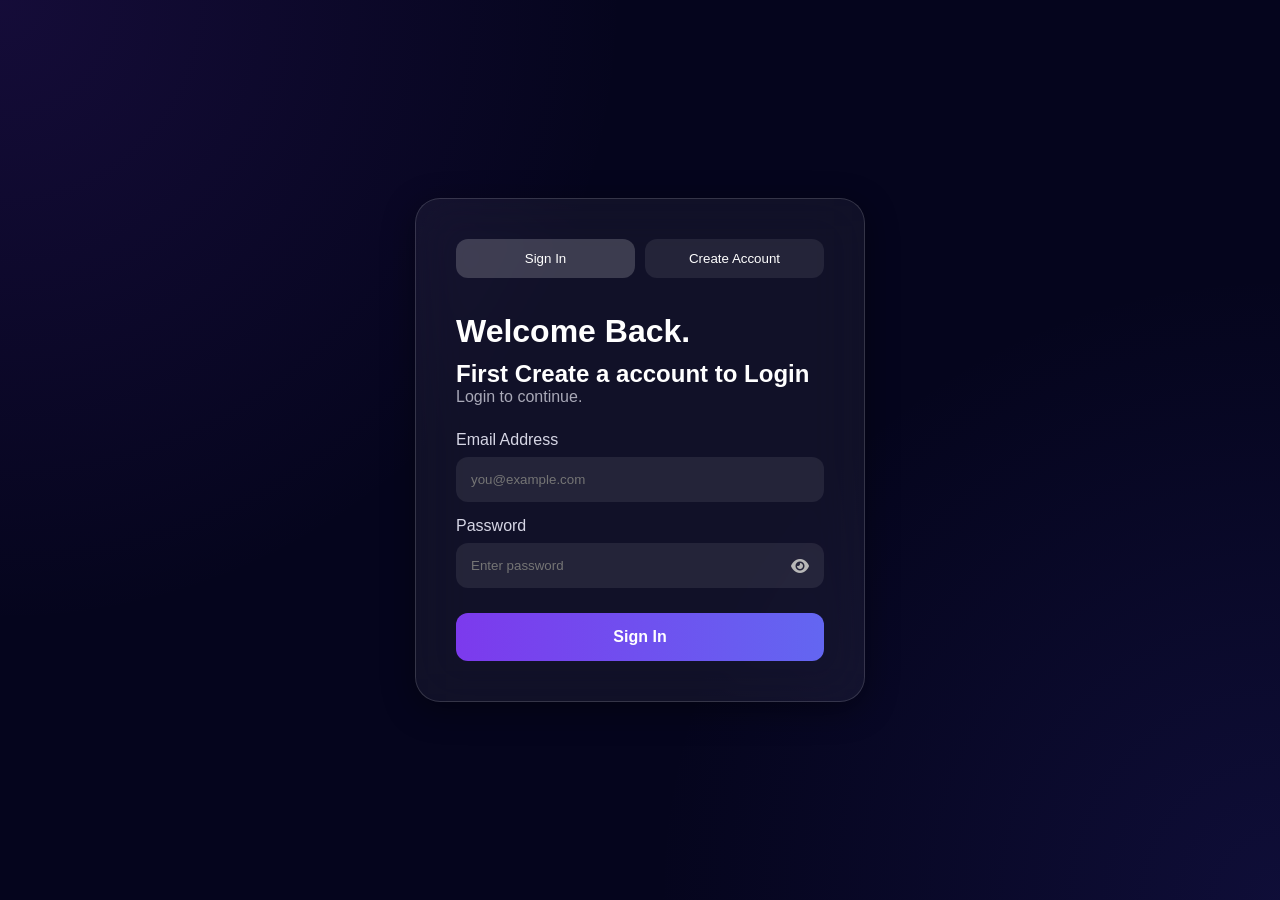
<file: frontend/index.html>
<!DOCTYPE html>
<html lang="en">
<head>
    <meta charset="UTF-8">
    <meta name="viewport" content="width=device-width, initial-scale=1.0">
    <title>Authentication</title>

    <link rel="stylesheet" href="style.css">

    <link
    rel="stylesheet"
    href="https://cdnjs.cloudflare.com/ajax/libs/font-awesome/6.5.1/css/all.min.css"
    />
</head>
<body>

<div class="container">

    <div class="card">

        <div class="tabs">
            <button class="tab active" id="loginTab">
                Sign In
            </button>

            <button class="tab" id="signupTab">
                Create Account
            </button>
        </div>

        <!-- LOGIN -->

        <form id="loginForm">

            <h1>Welcome Back.</h1>
            <h2>First Create a account to Login</h2>
            <p>Login to continue.</p>

            <label>Email Address</label>

            <input
            type="email"
            placeholder="you@example.com"
            required
            />

            <label>Password</label>

            <div class="password-box">
                <input
                type="password"
                id="loginPassword"
                placeholder="Enter password"
                required
                />

                <i class="fa-solid fa-eye eye"
                onclick="togglePassword('loginPassword',this)">
                </i>
            </div>

            <button class="main-btn">
                Sign In
            </button>

        </form>

        <!-- SIGNUP -->

        <form id="signupForm" class="hidden">

            <h1>Create Account</h1>
            <p>Create your new account.</p>

            <label>Full Name</label>

            <input
            type="text"
            id="signupName"
            placeholder="Enter your name"
            required
            />

            <label>Email Address</label>

            <input
            type="email"
            id="signupEmail"
            placeholder="you@example.com"
            required
            />

            <label>Password</label>

            <div class="password-box">

                <input
                type="password"
                id="signupPassword"
                placeholder="Minimum 8 characters"
                required
                />

                <i class="fa-solid fa-eye eye"
                onclick="togglePassword('signupPassword',this)">
                </i>

            </div>

            <small id="passwordMsg"></small>

            <label>Confirm Password</label>

            <div class="password-box">

                <input
                type="password"
                id="confirmPassword"
                placeholder="Confirm password"
                required
                />

                <i class="fa-solid fa-eye eye"
                onclick="togglePassword('confirmPassword',this)">
                </i>

            </div>

            <small id="confirmMsg"></small>

            <div class="captcha">

                <span id="captchaQuestion"></span>

                <input
                type="number"
                id="captchaAnswer"
                placeholder="Answer"
                required
                />

            </div>

            <button class="main-btn">
                Create Account
            </button>

        </form>

    </div>

</div>

<script src="script.js"></script>

</body>
</html>
</file>
<file: frontend/style.css>
*{
    margin:0;
    padding:0;
    box-sizing:border-box;
    font-family:'Segoe UI',sans-serif;
}

body{
    min-height:100vh;
    display:flex;
    justify-content:center;
    align-items:center;

    background:
    radial-gradient(circle at top,#321d70,#070017);

    overflow:hidden;
}

.container{
    width:100%;
    display:flex;
    justify-content:center;
    align-items:center;
}

.card{

    width:450px;

    padding:40px;

    border-radius:25px;

    background:
    rgba(255,255,255,0.05);

    backdrop-filter:blur(25px);

    border:1px solid rgba(255,255,255,0.15);

    box-shadow:
    0 8px 32px rgba(0,0,0,0.4);

}

.logo{
    color:white;
    font-weight:600;
    letter-spacing:3px;
    margin-bottom:25px;
}

.dot{
    width:10px;
    height:10px;
    background:#8b5cf6;
    display:inline-block;
    border-radius:50%;
    margin-right:10px;
}

.tabs{
    display:flex;
    gap:10px;
    margin-bottom:35px;
}

.tab{
    flex:1;
    padding:12px;
    border:none;
    cursor:pointer;
    border-radius:12px;
    background:rgba(255,255,255,0.08);
    color:white;
}

.active{
    background:rgba(255,255,255,0.18);
}

h1{
    color:white;
    margin-bottom:10px;
}

p{
    color:#a9a9b8;
    margin-bottom:25px;
}

label{
    display:block;
    color:#d6d6e5;
    margin-bottom:8px;
    margin-top:15px;
}

input{
    width:100%;
    padding:15px;
    border:none;
    outline:none;

    border-radius:12px;

    background:
    rgba(255,255,255,0.08);

    color:white;
}

.password-box{
    position:relative;
}

.eye{
    position:absolute;
    right:15px;
    top:50%;
    transform:translateY(-50%);
    color:#b8b8b8;
    cursor:pointer;
}

.main-btn{

    width:100%;

    padding:15px;

    margin-top:25px;

    border:none;

    border-radius:12px;

    font-size:16px;

    font-weight:600;

    color:white;

    cursor:pointer;

    background:
    linear-gradient(
    90deg,
    #7c3aed,
    #6366f1
    );

    transition:.3s;
}

.main-btn:hover{
    transform:translateY(-2px);
}

.hidden{
    display:none;
}

.captcha{
    margin-top:20px;
}

.captcha span{
    display:block;
    color:white;
    margin-bottom:10px;
}

small{
    display:block;
    margin-top:6px;
}

@media(max-width:500px){

.card{
    width:90%;
    padding:25px;
}

}
*{
    margin:0;
    padding:0;
    box-sizing:border-box;
    font-family:'Segoe UI',sans-serif;
}

body{
    min-height:100vh;
    display:flex;
    justify-content:center;
    align-items:center;

    background:
    radial-gradient(circle at top left,#7c3aed22,transparent 40%),
    radial-gradient(circle at bottom right,#4f46e522,transparent 40%),
    #05051d;

    color:white;
}

.dashboard-container{
    width:100%;
    display:flex;
    justify-content:center;
    align-items:center;
    padding:20px;
}

.dashboard-card{

    width:850px;

    backdrop-filter:blur(18px);

    background:rgba(255,255,255,0.05);

    border:1px solid rgba(255,255,255,0.1);

    border-radius:24px;

    padding:40px;

    box-shadow:
    0 8px 32px rgba(0,0,0,.3);
}

.logo{
    display:flex;
    align-items:center;
    gap:10px;
    margin-bottom:30px;
}

.dot{
    width:10px;
    height:10px;
    border-radius:50%;
    background:#8b5cf6;
}

.logo h3{
    color:#c4b5fd;
    letter-spacing:2px;
}

.header h1{
    font-size:36px;
    margin-bottom:10px;
}

.header p{
    color:#b4b4b4;
    margin-bottom:35px;
}

.profile-section{

    display:flex;
    align-items:center;

    gap:20px;

    margin-bottom:40px;
}

.profile-section{

    display:flex;
    align-items:center;

    gap:20px;

    margin-bottom:40px;
}

.profile-avatar{

    width:80px;
    height:80px;

    border-radius:50%;

    background:
    linear-gradient(
        135deg,
        #8b5cf6,
        #6366f1
    );
    display:flex;
    justify-content:center;
    align-items:center;

    font-size:26px;
    font-weight:bold;
}
.profile-circle {
    width: 90px;          /* Match the current width of your circle */
    height: 90px;         /* Match the current height of your circle */
    border-radius: 50%;   /* Makes the container a perfect circle */
    overflow: hidden;     /* Hides any part of the image that overflows */
    display: flex;
    align-items: center;
    justify-content: center;
    border: 3px solid #555353;
}

.profile-circle img {
    width: 100%;
    height: 100%;
    object-fit: cover;    /* Crops the image perfectly without distorting aspect ratio */
}


.profile-info h2{
    margin-bottom:8px;
}

.profile-info p{
    color:#b4b4b4;
}

.info-grid{

    display:grid;

    grid-template-columns:
    repeat(2,1fr);

    gap:20px;

    margin-bottom:30px;
}

.info-card{

    background:
    rgba(255,255,255,0.05);

    border:
    1px solid rgba(255,255,255,0.08);

    border-radius:18px;

    padding:20px;
}

.info-card h4{

    color:#c4b5fd;

    margin-bottom:10px;
}

.info-card p{
    color:white;
}

#logoutBtn{

    width:100%;

    border:none;

    padding:16px;

    border-radius:14px;

    cursor:pointer;

    font-size:16px;

    font-weight:600;

    color:white;

    background:
    linear-gradient(
    135deg,
    #8b5cf6,
    #6366f1
    );

    transition:.3s;
}

#logoutBtn:hover{
    transform:translateY(-2px);
}

@media(max-width:768px){

    .dashboard-card{
        width:100%;
        padding:25px;
    }

    .info-grid{
        grid-template-columns:1fr;
    }

    .profile-section{
        flex-direction:column;
        text-align:center;
    }
}
</file>
